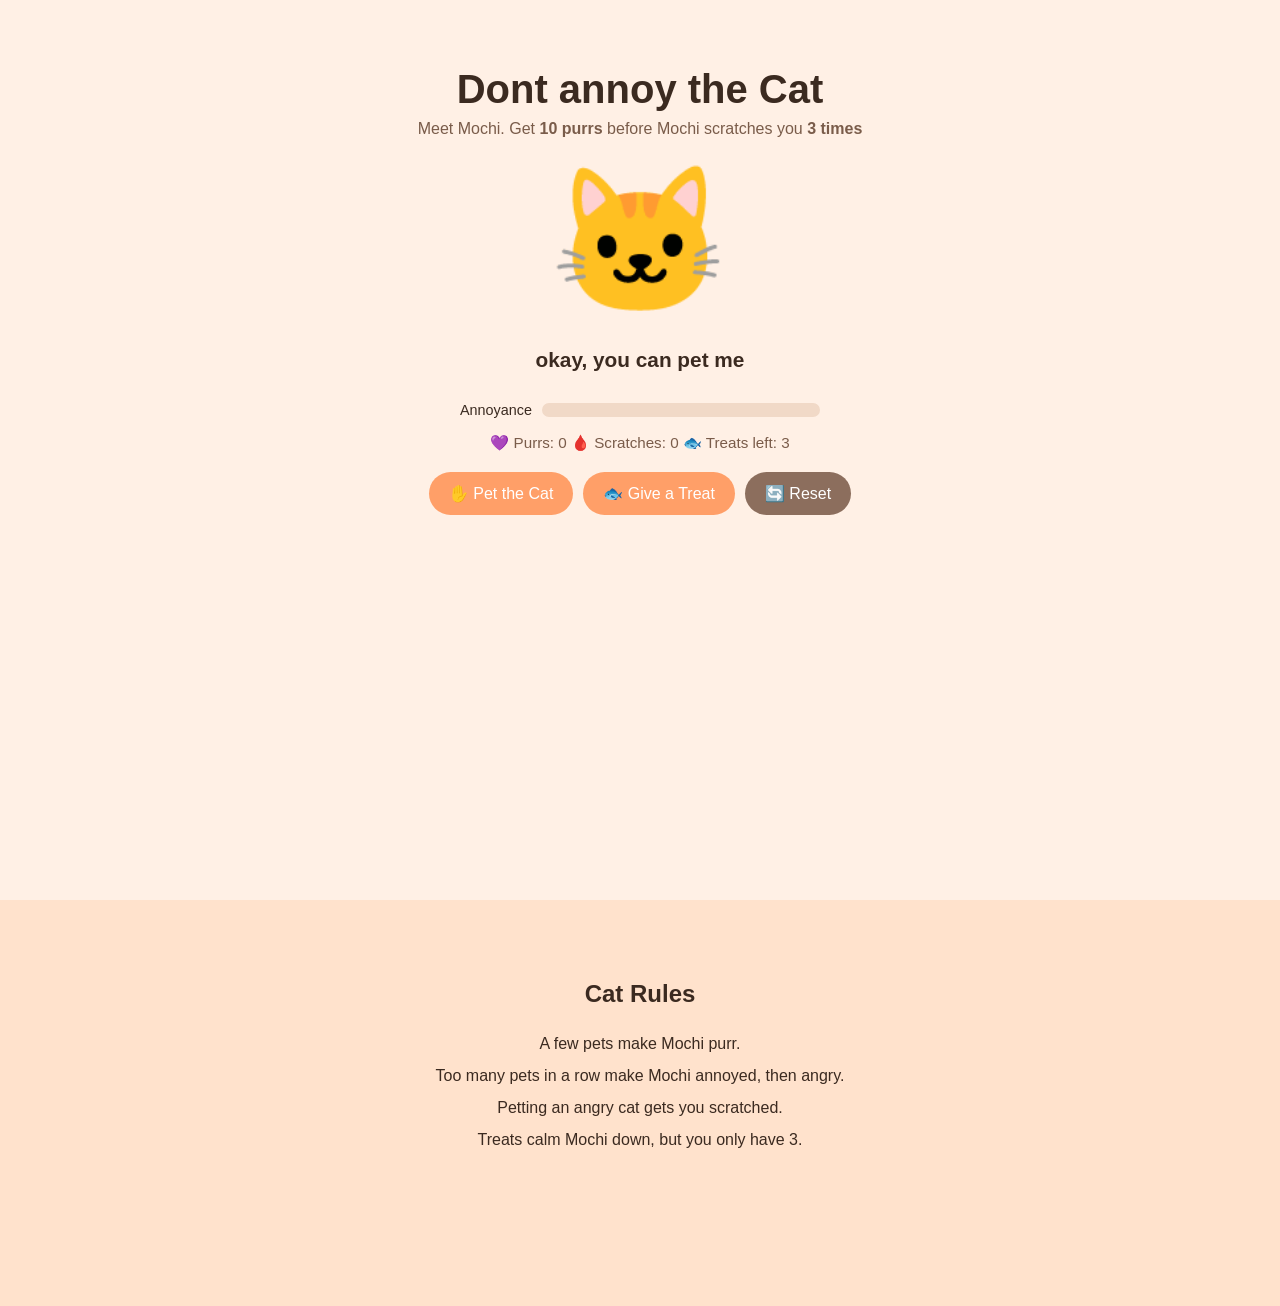
<file: index.html>
<DOCTYPE html> 
<html lang="en">
<head>
    <meta charset="UTF-8">
    <meta name="viewport" content="width=device-width, initial-scale=1.0">
    <title> Dont annoy the Cat </title>
    <link rel="stylesheet" href="css/stylesheet.css">
</head>
<body>
    <main>
        <h1>Dont annoy the Cat</h1>
        <p class= "subtitle">Meet Mochi. Get <strong> 10 purrs </strong> before Mochi scratches you <strong> 3 times </strong></p>

        <div id="cat">🐱</div>

        <p id= "message" aria-live="polite">Okay, you can pet me.</p>

      <div class="meter">
            <span>Annoyance</span>
            <div class="bar"><div id="moodFill"></div></div>
        </div>

        <p class="stats">
            💜 Purrs: <span id="purrs">0</span> 
            🩸 Scratches: <span id="scratches">0</span> 
            🐟 Treats left: <span id="treats">3</span>
        </p>

        <div class="buttons">
            <button id="petButton">✋ Pet the Cat</button>
            <button id="treatButton">🐟 Give a Treat</button>
            <button id="resetButton">🔄 Reset</button>
        </div>
    </main>

    <section class="tips">
        <h2>Cat Rules</h2>
        <ul>
            <li>A few pets make Mochi purr.</li>
            <li>Too many pets in a row make Mochi annoyed, then angry.</li>
            <li>Petting an angry cat gets you scratched.</li>
            <li>Treats calm Mochi down, but you only have 3.</li>
        </ul>
    </section>

    <script src="js/script.js"></script>
</body>
</html>
</file>
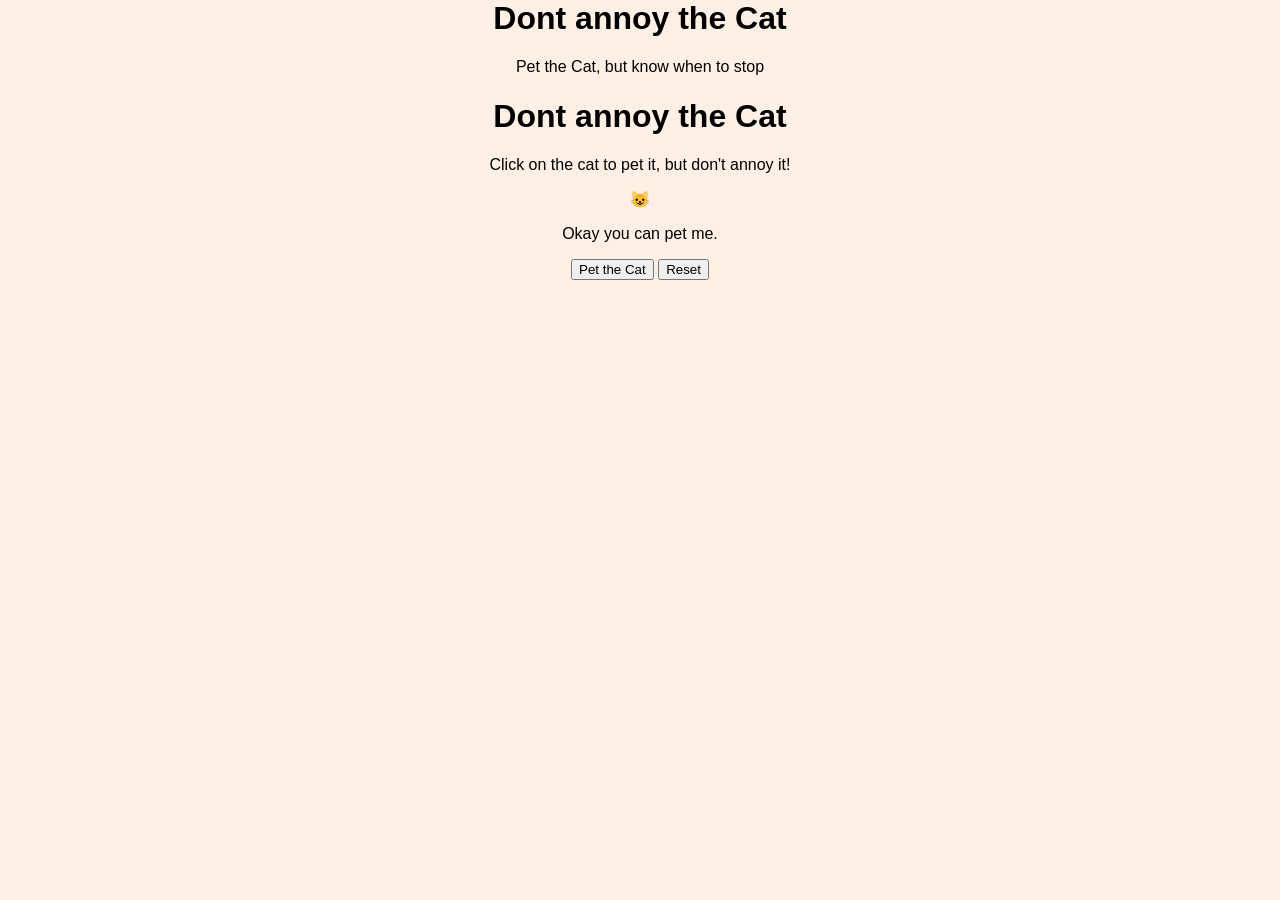
<file: cct380 lab 4/index.html>
<doctype html> 
<html lang="en">
<head>
    <meta charset="UTF-8">
    <meta name="viewport" content="width=device-width, initial-scale=1.0">
    <title> Dont annoy the Cat </title>
    <link rel="stylesheet" href="css/stylesheet.css">
</head>
<body>
    <main>
        <h1>Dont annoy the Cat</h1>
        <p> Pet the Cat, but know when to stop</p>


        <h1>Dont annoy the Cat</h1>
        <p>Click on the cat to pet it, but don't annoy it!</p>
        <div id="cat">😺</div>

        <p id="message" aria-live="polite">Okay you can pet me.</p>
        <button id="petButton">Pet the Cat</button>
        <button id="resetButton">Reset</button>
    </main>

    <script src="js/script.js"></script>
</body>
</html>
</file>
<file: css/stylesheet.css>
body {
    background-color: #fff0e5;
    font-family: Arial, sans-serif;
    text-align: center;
    margin: 0;
    padding: 0;
    color: #3b2a20;
    transition: background-colour 0.5s;
}

main {
    min-height: 100vh;
    max-width: 600px;
    margin: 0 auto;
    padding: 40px 16px;
    box-sizing: border-box;
}

h1{
    font-size: 2.5rem;
    margin-bottom: 8px;
}

.subtitle {
    color:#7a5c4a;
    margin-top: 0;
}

 
#cat {
    font-size: 9rem;
    cursor: pointer;
    user-select: none;
    margin: 20px 0;
    transition: transform 0.2s;
}
 
#cat:hover {
    transform: scale(1.08);
}
 
#message {
    font-size: 1.3rem;
    font-weight: bold;
    min-height: 1.6em;
}
 
.meter {
    display: flex;
    align-items: center;
    gap: 10px;
    max-width: 360px;
    margin: 16px auto;
    font-size: 0.9rem;
}
 
.bar {
    flex: 1;
    height: 14px;
    background-color: #f1d9c7;
    border-radius: 999px;
    overflow: hidden;
}
 
#moodFill {
    height: 100%;
    width: 0%;
    background-color: #7bc96f;
    border-radius: 999px;
    transition: width 0.3s, background-color 0.3s;
}
 
.stats {
    font-size: 0.95rem;
    color: #7a5c4a;
}
 
.buttons {
    display: flex;
    flex-wrap: wrap;
    justify-content: center;
    gap: 10px;
    margin: 20px 0;
}
 
button {
    font-size: 1rem;
    padding: 12px 20px;
    border: none;
    border-radius: 999px;
    background-color: #ff9f68;
    color: white;
    cursor: pointer;
    transition: transform 0.1s, background-color 0.2s;
}
 
button:hover {
    background-color: #ff8547;
    transform: translateY(-2px);
}
 
button:disabled {
    background-color: #c9b8ad;
    cursor: not-allowed;
    transform: none;
}
 
#resetButton {
    background-color: #8c6e5d;
}
 
.hint {
    font-size: 0.9rem;
    color: #9b7b68;
}
 
.tips {
    background-color: #ffe2cc;
    padding: 60px 16px 120px;
}
 
.tips ul {
    list-style: none;
    padding: 0;
    max-width: 480px;
    margin: 0 auto 30px;
    line-height: 2;
}
</file>
<file: cct380 lab 4/css/stylesheet.css>
body {
    background-color: #fff0e5;
    font-family: Arial, sans-serif;
    text-align: center;
    margin: 0;
    padding: 0;
}
</file>
